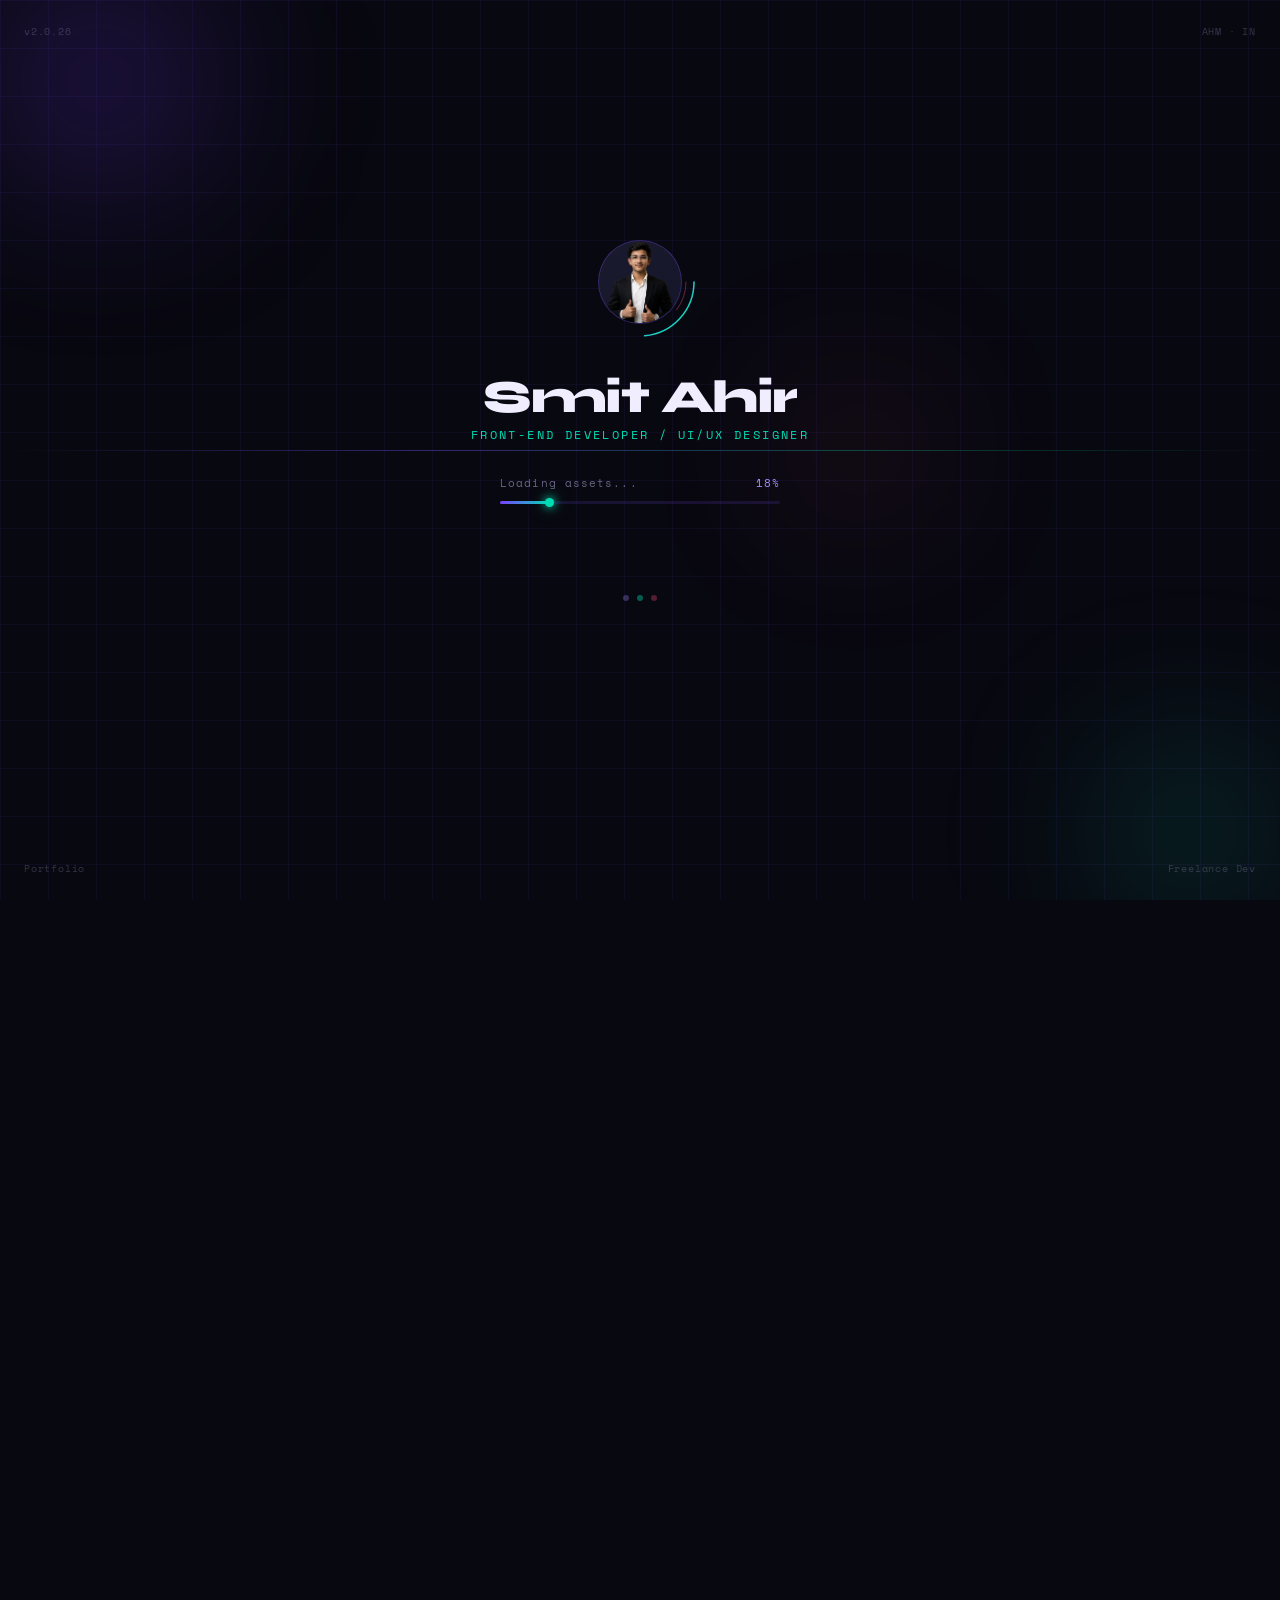
<file: index.html>
<!DOCTYPE html>
<html lang="en">

<head>
    <meta charset="UTF-8" />
    <meta name="viewport" content="width=device-width, initial-scale=1.0" />
    <title>Smit Ahir — Frontend Developer</title>
    <link rel="preconnect" href="https://fonts.googleapis.com" />
    <link
        href="https://fonts.googleapis.com/css2?family=Syne:wght@400;700;800&family=Space+Mono:wght@400;700&display=swap"
        rel="stylesheet" />
    <link rel="stylesheet" href="style.css">

    <!-- Favicon -->
    <link rel="icon" type="image/svg+xml" href="/favicon.svg" />
    <link rel="apple-touch-icon" href="/favicon.svg" />
    <meta name="theme-color" content="#0d0d1f" />
</head>

<body>

    <!-- ════════════════════════════════════════ LOADER ══ -->
    <div id="loader">
        <div class="ld-grid"></div>
        <div class="ld-scan"></div>
        <div class="ld-orb ld-orb-1"></div>
        <div class="ld-orb ld-orb-2"></div>
        <div class="ld-orb ld-orb-3"></div>
        <span class="ld-corner tl">v2.0.26</span>
        <span class="ld-corner tr">AHM · IN</span>
        <span class="ld-corner bl">Portfolio</span>
        <span class="ld-corner br">Freelance Dev</span>

        <div class="ld-center">
            <div class="ld-ring">
                <svg class="spin1" viewBox="0 0 120 120">
                    <defs>
                        <linearGradient id="lg1" x1="0%" y1="0%" x2="100%" y2="100%">
                            <stop offset="0%" stop-color="#a78bff" />
                            <stop offset="100%" stop-color="#00ddb4" />
                        </linearGradient>
                    </defs>
                    <circle cx="60" cy="60" r="54" fill="none" stroke="url(#lg1)" stroke-width="1.5"
                        stroke-dasharray="80 260" stroke-linecap="round" />
                </svg>
                <svg class="spin2" viewBox="0 0 120 120">
                    <circle cx="60" cy="60" r="46" fill="none" stroke="rgba(255,80,120,0.4)" stroke-width="1"
                        stroke-dasharray="30 260" stroke-linecap="round" />
                </svg>
                <div class="ld-ring-inner">
                    <span class="ld-monogram"><img src="hero.png" alt=""></span>
                </div>
            </div>

            <div class="ld-name">
                <h1>Smit Ahir</h1>
                <p>Front-end Developer / UI/UX Designer</p>
            </div>

            <div class="ld-progress">
                <div class="ld-progress-meta">
                    <span id="ld-status">Initializing...</span>
                    <span id="ld-pct">0%</span>
                </div>
                <div class="ld-track">
                    <div id="ld-fill"></div>
                </div>
            </div>

            <div class="ld-chips">
                <span class="ld-chip">HTML/CSS</span>
                <span class="ld-chip">UI/UX</span>
                <span class="ld-chip">Design</span>
            </div>

            <div class="ld-dots" id="ld-dots">
                <div class="ld-dot"></div>
                <div class="ld-dot"></div>
                <div class="ld-dot"></div>
            </div>

            <button class="ld-btn" id="ld-btn">Enter Portfolio ↗</button>
        </div>
    </div>

    <!-- ════════════════════════════════════════ SITE ══ -->
    <div id="site">

        <div class="ambient">
            <div class="ambient-orb amb-1"></div>
            <div class="ambient-orb amb-2"></div>
        </div>

        <!-- NAV -->
        <nav>
            <span onclick="window.location.href='#home';" style="cursor: pointer;" class="nav-logo">SA</span>
            <div class="nav-links">
                <a class="active" href="#home">Home</a>
                <a href="#about">About</a>
                <a href="#services">Services</a>
                <a href="#portfolio">Portfolio</a>
                <a href="#pricing">Pricing</a>
                <a href="#contact">Contact</a>
            </div>
            <a href="#contact" class="nav-cta">Hire Me</a>
        </nav>

        <!-- HERO -->
        <section id="home">
            <div class="site-grid"></div>
            <div class="hero-inner">
                <div class="hero-content">
                    <div class="hero-badge">
                        <div class="hero-badge-dot"></div>
                        Available for freelance
                    </div>
                    <h1 class="hero-title">
                        Hello, I'm<br>
                        <span class="grad">Smit Ahir</span>
                    </h1>
                    <p class="hero-sub">
                        Passionate Front-end Developer from India, specialising in modern responsive websites and
                        user-friendly interfaces.
                    </p>
                    <div class="hero-btns">
                        <a href="#portfolio" class="btn-primary">View My Work</a>
                        <a href="#contact" class="btn-ghost">Get In Touch</a>
                    </div>
                </div>
                <div class="hero-img-wrap">
                    <div class="hero-ring-outer"></div>
                    <div class="hero-ring-inner"></div>
                    <div class="hero-avatar"><img src="hero.png" alt=""></div>
                    <div class="hero-stat s1">
                        <p>Projects</p><strong>50+</strong>
                    </div>

                </div>
            </div>
        </section>

        <!-- ABOUT -->
        <section id="about">
            <div class="max-w">
                <p class="section-label">About</p>
                <div class="about-grid">
                    <div class="about-text">
                        <h3>Why Hire Me?</h3>
                        <p>I am an experienced Front-end Developer with over a decade of professional experience. I
                            specialise in building pixel-perfect, performant websites that deliver real results for
                            clients across India and beyond.</p>
                        <p>From UI/UX design to clean production code — I handle the full frontend lifecycle.</p>
                        <div class="about-tags">
                            <span class="tag">React</span>
                            <span class="tag">HTML/CSS</span>
                            <span class="tag">JavaScript</span>
                            <span class="tag">UI/UX</span>
                            <span class="tag">Figma</span>
                            <span class="tag">SEO</span>
                            <span class="tag">Video Editing</span>
                            <span class="tag">Poster Design</span>
                        </div>
                    </div>
                    <div class="about-skills">
                        <div class="skill-bar-wrap">
                            <div class="skill-bar-meta"><span>UI/UX Design</span><strong>90%</strong></div>
                            <div class="skill-track">
                                <div class="skill-fill" data-width="90"></div>
                            </div>
                        </div>
                        <div class="skill-bar-wrap">
                            <div class="skill-bar-meta"><span>Web Design</span><strong>95%</strong></div>
                            <div class="skill-track">
                                <div class="skill-fill" data-width="95"></div>
                            </div>
                        </div>
                        <div class="skill-bar-wrap">
                            <div class="skill-bar-meta"><span>HTML / CSS</span><strong>87%</strong></div>
                            <div class="skill-track">
                                <div class="skill-fill" data-width="87"></div>
                            </div>
                        </div>
                        <div class="skill-bar-wrap">
                            <div class="skill-bar-meta"><span>Video Editing</span><strong>80%</strong></div>
                            <div class="skill-track">
                                <div class="skill-fill" data-width="80"></div>
                            </div>
                        </div>
                        <div class="skill-bar-wrap">
                            <div class="skill-bar-meta"><span>Poster Designing</span><strong>86%</strong></div>
                            <div class="skill-track">
                                <div class="skill-fill" data-width="86"></div>
                            </div>
                        </div>
                        <div class="skill-bar-wrap">
                            <div class="skill-bar-meta"><span>Animation</span><strong>78%</strong></div>
                            <div class="skill-track">
                                <div class="skill-fill" data-width="78"></div>
                            </div>
                        </div>
                    </div>
                </div>
            </div>
        </section>

        <!-- SERVICES -->
        <section id="services">
            <div class="max-w">
                <p class="section-label">Services</p>
                <h2 class="section-title">Services I Provide</h2>
                <p class="section-sub">From concept to code — everything you need to build a powerful online presence.
                </p>
                <div class="services-grid">
                    <div class="service-card">
                        <div class="service-icon">📱</div>
                        <h4>Responsive Design</h4>
                        <p>Websites that adapt seamlessly to every screen size, delivering smooth layouts and consistent
                            UX across all devices.</p>
                    </div>
                    <div class="service-card">
                        <div class="service-icon">🎨</div>
                        <h4>Web Design</h4>
                        <p>Visually stunning, user-friendly websites with clean layouts, thoughtful colour palettes and
                            intuitive navigation.</p>
                    </div>
                    <div class="service-card">
                        <div class="service-icon">✏️</div>
                        <h4>Graphic Design</h4>
                        <p>Eye-catching graphics using creative layouts, typography and colour to build strong,
                            memorable brand identities.</p>
                    </div>
                    <div class="service-card">
                        <div class="service-icon">⚡</div>
                        <h4>Clean Code</h4>
                        <p>Well-structured, maintainable code that is easy to scale, ensuring top-tier performance and
                            smooth development.</p>
                    </div>
                    <div class="service-card">
                        <div class="service-icon">🔍</div>
                        <h4>SEO Marketing</h4>
                        <p>Strategic SEO to improve visibility, boost organic traffic and connect your business with the
                            right audience.</p>
                    </div>
                    <div class="service-card">
                        <div class="service-icon">🛠️</div>
                        <h4>Great Support</h4>
                        <p>Reliable, responsive support — quick assistance, clear communication and effective solutions
                            every time.</p>
                    </div>
                </div>
            </div>
        </section>

        <!-- PORTFOLIO -->
        <section id="portfolio">
            <div class="max-w">
                <p class="section-label">Portfolio</p>
                <h2 class="section-title">Latest Work</h2>
                <p class="section-sub">A selection of recent projects spanning web design, poster design and
                    photography.</p>
                <div class="portfolio-grid">
                    <div class="portfolio-card">
                        <div class="portfolio-img">🖼️</div>
                        <div class="portfolio-body">
                            <h4>Brand Identity Poster</h4>
                            <p>Creative visual design for brand communication</p>
                            <span class="portfolio-chip">Poster Design</span>
                        </div>
                    </div>
                    <div class="portfolio-card">
                        <div class="portfolio-img">🌐</div>
                        <div class="portfolio-body">
                            <h4>Modern Web App UI</h4>
                            <p>Responsive interface with clean layout system</p>
                            <span class="portfolio-chip">Web Design</span>
                        </div>
                    </div>
                    <div class="portfolio-card">
                        <div class="portfolio-img">📸</div>
                        <div class="portfolio-body">
                            <h4>Photography Series</h4>
                            <p>Curated photo collection with editorial finish</p>
                            <span class="portfolio-chip">Photography</span>
                        </div>
                    </div>
                    <div class="portfolio-card">
                        <div class="portfolio-img">🎯</div>
                        <div class="portfolio-body">
                            <h4>Marketing Campaign</h4>
                            <p>Multi-format design assets for digital campaign</p>
                            <span class="portfolio-chip">Poster Design</span>
                        </div>
                    </div>
                    <div class="portfolio-card">
                        <div class="portfolio-img">💻</div>
                        <div class="portfolio-body">
                            <h4>Portfolio Website</h4>
                            <p>Animated personal portfolio with custom interactions</p>
                            <span class="portfolio-chip">Web Design</span>
                        </div>
                    </div>
                    <div class="portfolio-card">
                        <div class="portfolio-img">🏙️</div>
                        <div class="portfolio-body">
                            <h4>Urban Photography</h4>
                            <p>Street and architectural photography, Ahmedabad</p>
                            <span class="portfolio-chip">Photography</span>
                        </div>
                    </div>
                </div>
            </div>

            <!-- See More Button -->
                <div style="text-align:center; margin-top: 48px;">
                    <a href="/work/portfolio.html" class="btn-see-more">
                        <span>See Detailed Projects ↗</span>
                    </a>
                </div>
        </section>

        <!-- PRICING -->
        <section id="pricing">
            <div class="max-w">
                <p class="section-label">Pricing</p>
                <h2 class="section-title">Pricing Plans</h2>
                <p class="section-sub">Flexible monthly plans to fit every budget and project scope.</p>


                <div class="pricing-grid">
                    <div class="pricing-card">
                        <p class="pricing-plan">Basic Lite</p>
                        <div class="pricing-price">
                            <span class="currency">₹</span>
                            <span class="amount">1,499</span>
                            <span class="period">/monthly</span>
                        </div>
                        <ul class="pricing-features">
                            <li>2 Poster Designs</li>
                            <li>1 Simple Reel (15–20 sec)</li>
                            <li>Basic edits + text</li>
                            <li>1 Revision</li>
                        </ul>
                        <button class="pricing-btn outline">Get Started</button>
                    </div>
                    <div class="pricing-card featured">
                        <span class="featured-badge">Best Value</span>
                        <p class="pricing-plan">Starter</p>
                        <div class="pricing-price">
                            <span class="currency">₹</span>
                            <span class="amount">2,999</span>
                            <span class="period">/monthly</span>
                        </div>
                        <ul class="pricing-features">
                            <li>4 Poster Designs</li>
                            <li>2 Reels (up to 30 sec)</li>
                            <li>Basic transitions</li>
                            <li>2 Revisions</li>
                        </ul>
                        <button class="pricing-btn filled">Get Started</button>
                    </div>
                    <div class="pricing-card">
                        <p class="pricing-plan">Standard</p>
                        <div class="pricing-price">
                            <span class="currency">₹</span>
                            <span class="amount">4,999</span>
                            <span class="period">/monthly</span>
                        </div>
                        <ul class="pricing-features">
                            <li>6 Poster Designs</li>
                            <li>3 Reels (up to 30 sec)</li>
                            <li>Trend-based editing</li>
                            <li>Brand colors / fonts</li>
                            <li>3 Revisions</li>
                        </ul>
                        <button class="pricing-btn outline">Get Started</button>
                    </div>
                </div>

                <!-- See More Button -->
                <div style="text-align:center; margin-top: 48px;">
                    <a href="/price/price.html" class="btn-see-more">
                        <span>See More Plans ↗</span>
                    </a>
                </div>

            </div>
        </section>

        <!-- CONTACT -->
        <section id="contact">
            <div class="max-w">
                <p class="section-label">Contact</p>
                <div class="contact-grid">
                    <div class="contact-info">
                        <h3>Get In Touch</h3>
                        <p>Have a project in mind? Let's build something amazing together. Reach out and I'll get back
                            to you shortly.</p>
                        <div class="contact-item">
                            <div class="contact-icon">📞</div>
                            <div><span>Phone</span><strong>+91 99092 05026</strong></div>
                        </div>
                        <div class="contact-item">
                            <div class="contact-icon">✉️</div>
                            <div><span>Email</span><strong>codinggyan441@gmail.com</strong></div>
                        </div>
                        <div class="contact-item">
                            <div class="contact-icon">📍</div>
                            <div><span>Address</span><strong>Nikol, Ahmedabad, Gujarat, India</strong></div>
                        </div>
                    </div>
                    <div class="contact-form">
                        <div class="form-group">
                            <label>Your Name</label>
                            <input type="text" placeholder="John Doe" />
                        </div>
                        <div class="form-group">
                            <label>Email Address</label>
                            <input type="email" placeholder="john@example.com" />
                        </div>
                        <div class="form-group">
                            <label>Message</label>
                            <textarea placeholder="Tell me about your project..."></textarea>
                        </div>
                        <button class="btn-primary"
                            style="align-self:flex-start;padding:14px 36px;border:none;cursor:pointer;">Send
                            Message</button>
                    </div>
                </div>
            </div>
        </section>

        <!-- FOOTER -->
        <footer>
            <span class="footer-logo">Smit Ahir</span>
            <p>© 2026 by codinggyan441 · Ahmedabad, India</p>
            <p style="color:var(--teal);">Frontend Developer · UI/UX · Design</p>
        </footer>

    </div><!-- end #site -->

    <!-- ════════════════════════════════════════ JS ══ -->
    <script src="script.js"></script>
</body>

</html>
</file>
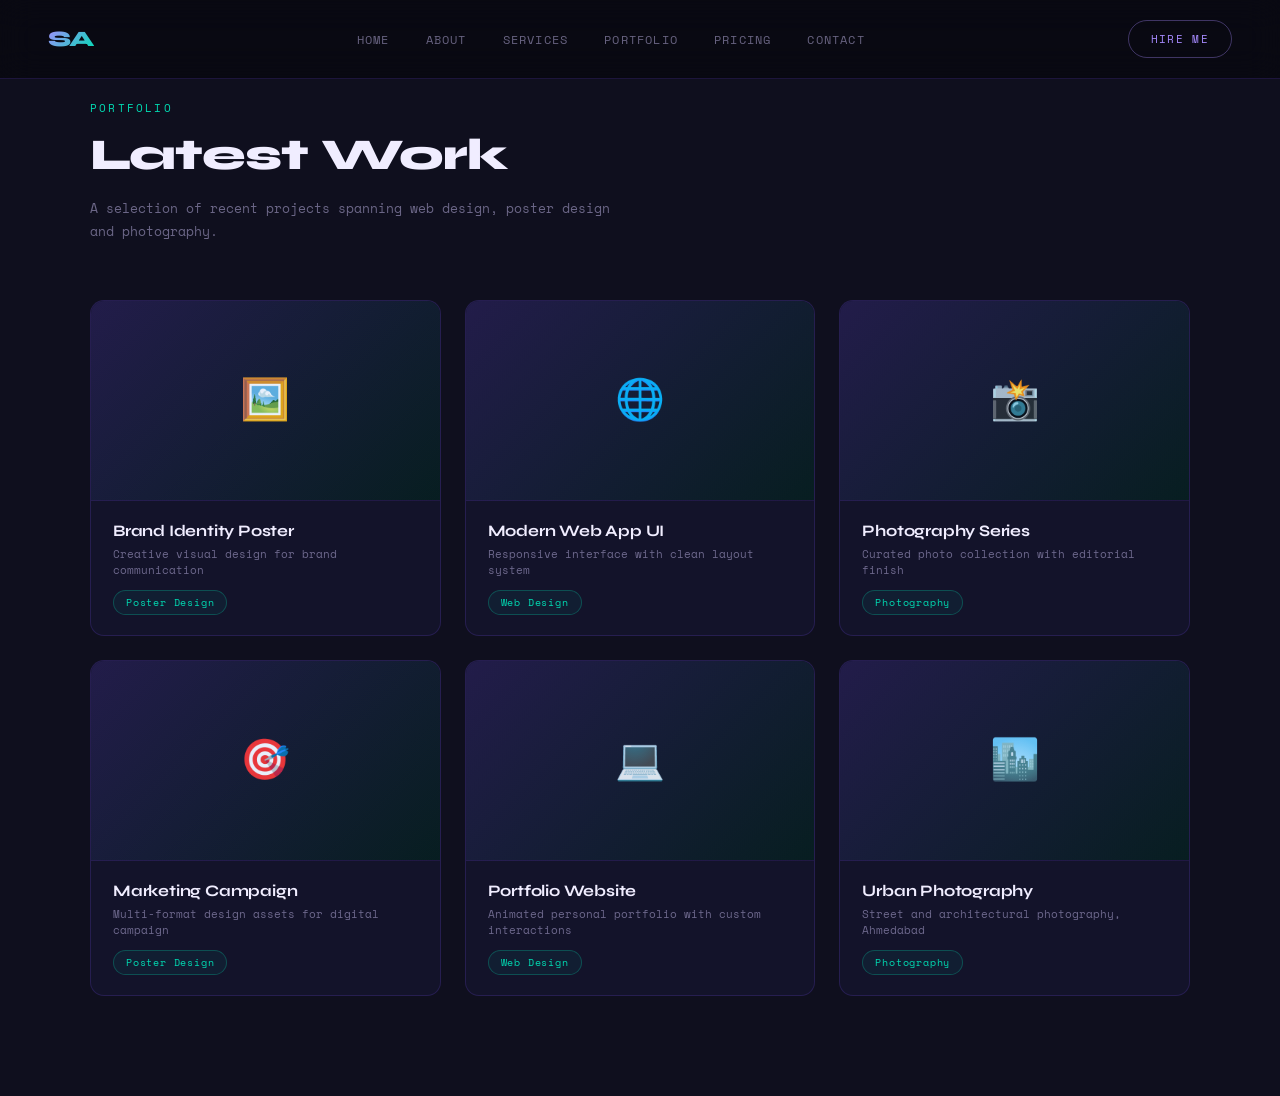
<file: portfolio/portfolio.html>
<!DOCTYPE html>
<html lang="en">
<head>
    <meta charset="UTF-8" />
    <meta name="viewport" content="width=device-width, initial-scale=1.0" />
    <title>Smit Ahir — Frontend Developer</title>
    <link rel="preconnect" href="https://fonts.googleapis.com" />
    <link
        href="https://fonts.googleapis.com/css2?family=Syne:wght@400;700;800&family=Space+Mono:wght@400;700&display=swap"
        rel="stylesheet" />
    <link rel="stylesheet" href="../style.css">

    <!-- Favicon -->
    <link rel="icon" type="image/svg+xml" href="/favicon.svg" />
    <link rel="apple-touch-icon" href="/favicon.svg" />
    <meta name="theme-color" content="#0d0d1f" />
</head>
<body>
    <nav>
        <span onclick="window.location.href='../index.html#home';" style="cursor: pointer;" class="nav-logo">SA</span>
        <div class="nav-links">
            <a href="../index.html#home">Home</a>
            <a href="../index.html#about">About</a>
            <a href="../index.html#services">Services</a>
            <a href="../index.html#portfolio">Portfolio</a>
            <a href="../index.html#pricing">Pricing</a>
            <a href="../index.html#contact">Contact</a>
        </div>
        <a href="#contact" class="nav-cta">Hire Me</a>
    </nav>



    <section id="portfolio">
            <div class="max-w">
                <p class="section-label">Portfolio</p>
                <h2 class="section-title">Latest Work</h2>
                <p class="section-sub">A selection of recent projects spanning web design, poster design and
                    photography.</p>
                <div class="portfolio-grid">
                    <div class="portfolio-card">
                        <div class="portfolio-img">🖼️</div>
                        <div class="portfolio-body">
                            <h4>Brand Identity Poster</h4>
                            <p>Creative visual design for brand communication</p>
                            <span class="portfolio-chip">Poster Design</span>
                        </div>
                    </div>
                    <div class="portfolio-card">
                        <div class="portfolio-img">🌐</div>
                        <div class="portfolio-body">
                            <h4>Modern Web App UI</h4>
                            <p>Responsive interface with clean layout system</p>
                            <span class="portfolio-chip">Web Design</span>
                        </div>
                    </div>
                    <div class="portfolio-card">
                        <div class="portfolio-img">📸</div>
                        <div class="portfolio-body">
                            <h4>Photography Series</h4>
                            <p>Curated photo collection with editorial finish</p>
                            <span class="portfolio-chip">Photography</span>
                        </div>
                    </div>
                    <div class="portfolio-card">
                        <div class="portfolio-img">🎯</div>
                        <div class="portfolio-body">
                            <h4>Marketing Campaign</h4>
                            <p>Multi-format design assets for digital campaign</p>
                            <span class="portfolio-chip">Poster Design</span>
                        </div>
                    </div>
                    <div class="portfolio-card">
                        <div class="portfolio-img">💻</div>
                        <div class="portfolio-body">
                            <h4>Portfolio Website</h4>
                            <p>Animated personal portfolio with custom interactions</p>
                            <span class="portfolio-chip">Web Design</span>
                        </div>
                    </div>
                    <div class="portfolio-card">
                        <div class="portfolio-img">🏙️</div>
                        <div class="portfolio-body">
                            <h4>Urban Photography</h4>
                            <p>Street and architectural photography, Ahmedabad</p>
                            <span class="portfolio-chip">Photography</span>
                        </div>
                    </div>
                </div>
            </div>
        </section>


        <script src="../script.js"></script>
</body>
</html>
</file>
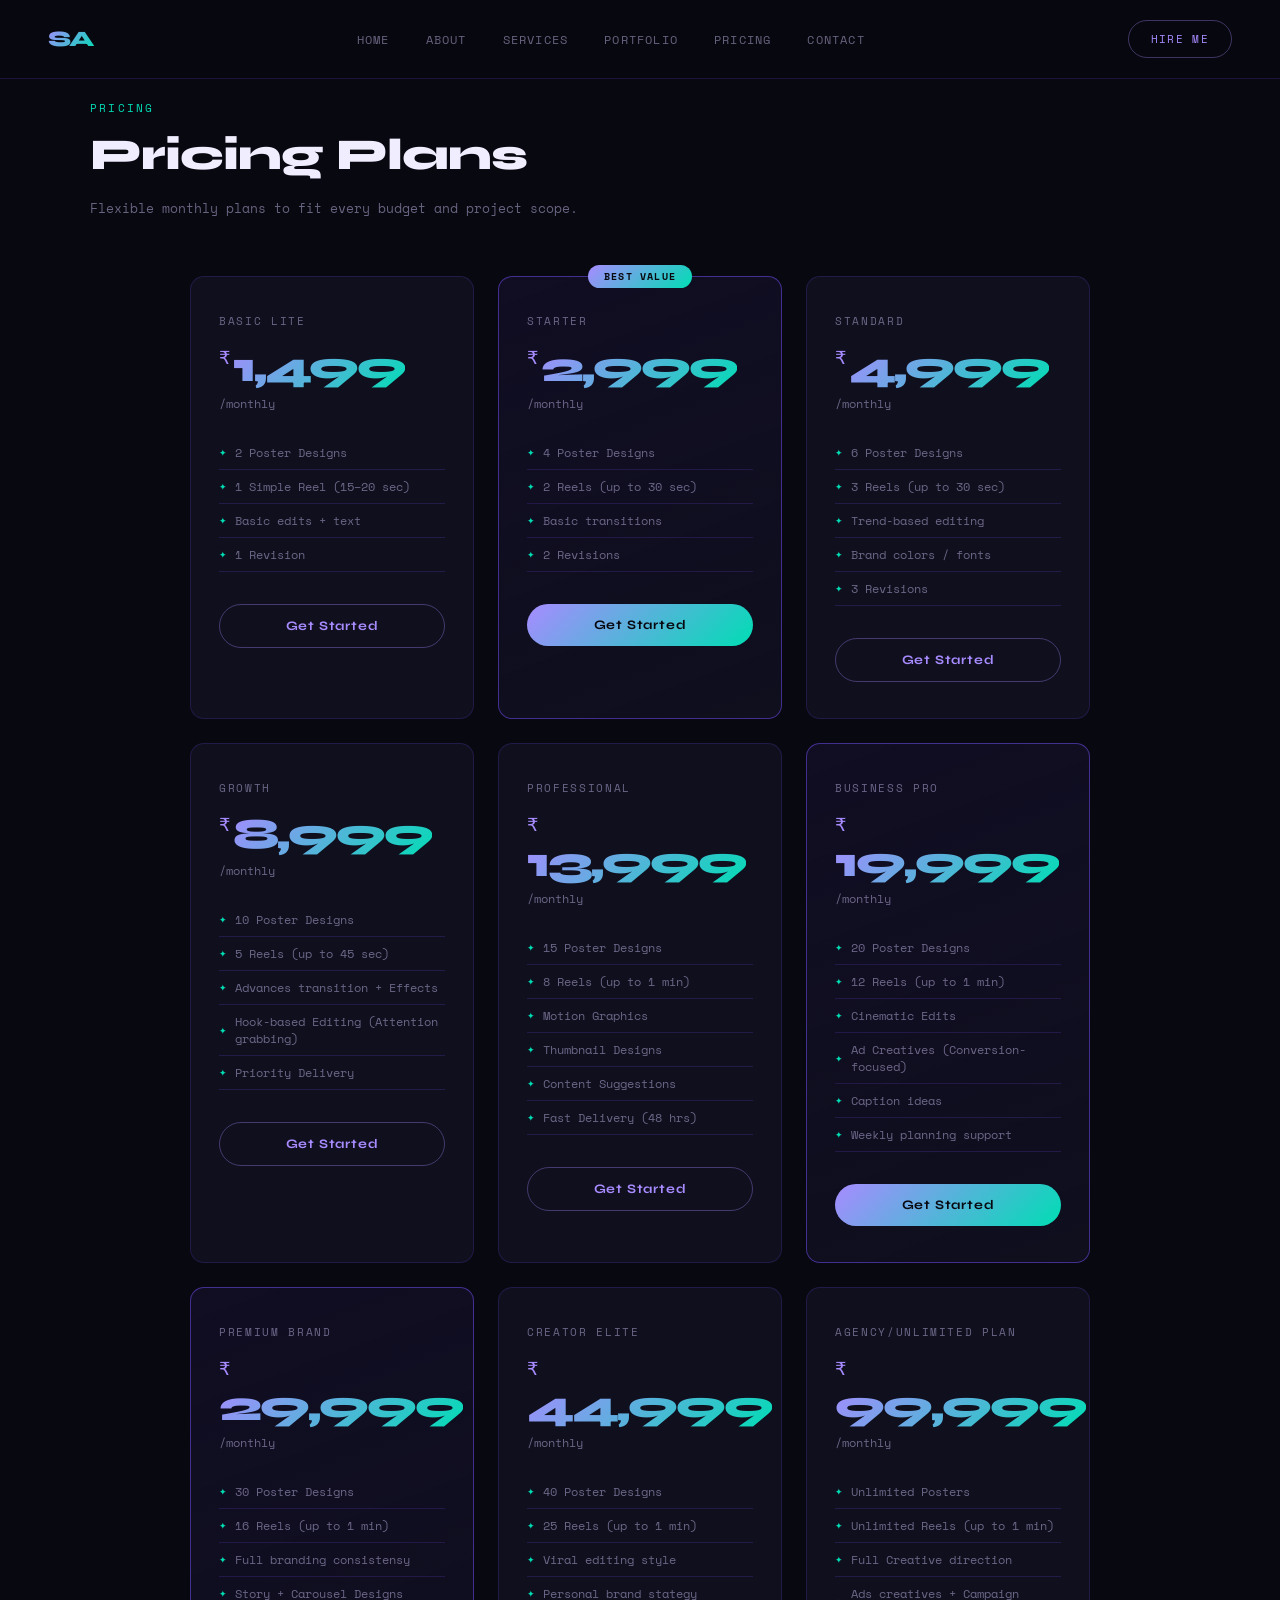
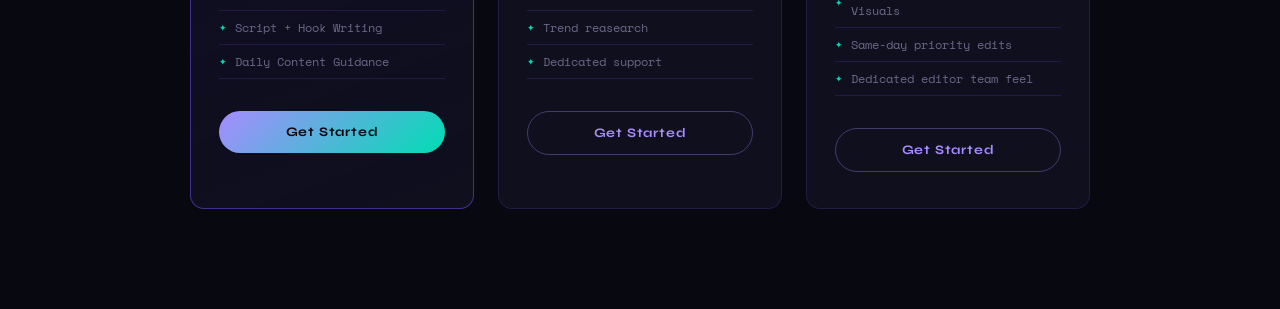
<file: price/price.html>
<!DOCTYPE html>
<html lang="en">

<head>
    <meta charset="UTF-8" />
    <meta name="viewport" content="width=device-width, initial-scale=1.0" />
    <title>Smit Ahir — Frontend Developer</title>
    <link rel="preconnect" href="https://fonts.googleapis.com" />
    <link
        href="https://fonts.googleapis.com/css2?family=Syne:wght@400;700;800&family=Space+Mono:wght@400;700&display=swap"
        rel="stylesheet" />
    <link rel="stylesheet" href="../style.css">

    <!-- Favicon -->
    <link rel="icon" type="image/svg+xml" href="/favicon.svg" />
    <link rel="apple-touch-icon" href="/favicon.svg" />
    <meta name="theme-color" content="#0d0d1f" />
</head>

<body>
    <nav>
        <span onclick="window.location.href='../index.html#home';" style="cursor: pointer;" class="nav-logo">SA</span>
        <div class="nav-links">
            <a href="../index.html#home">Home</a>
            <a href="../index.html#about">About</a>
            <a href="../index.html#services">Services</a>
            <a href="../index.html#portfolio">Portfolio</a>
            <a href="../index.html#pricing">Pricing</a>
            <a href="../index.html#contact">Contact</a>
        </div>
        <a href="#contact" class="nav-cta">Hire Me</a>
    </nav>


    <section id="pricing">
        <div class="max-w">
            <p class="section-label">Pricing</p>
            <h2 class="section-title">Pricing Plans</h2>
            <p class="section-sub">Flexible monthly plans to fit every budget and project scope.</p>


            <div class="pricing-grid">
                <div class="pricing-card">
                    <p class="pricing-plan">Basic Lite</p>
                    <div class="pricing-price">
                        <span class="currency">₹</span>
                        <span class="amount">1,499</span>
                        <span class="period">/monthly</span>
                    </div>
                    <ul class="pricing-features">
                        <li>2 Poster Designs</li>
                        <li>1 Simple Reel (15–20 sec)</li>
                        <li>Basic edits + text</li>
                        <li>1 Revision</li>
                    </ul>
                    <button class="pricing-btn outline">Get Started</button>
                </div>

                <div class="pricing-card featured">
                    <span class="featured-badge">Best Value</span>
                    <p class="pricing-plan">Starter</p>
                    <div class="pricing-price">
                        <span class="currency">₹</span>
                        <span class="amount">2,999</span>
                        <span class="period">/monthly</span>
                    </div>
                    <ul class="pricing-features">
                        <li>4 Poster Designs</li>
                        <li>2 Reels (up to 30 sec)</li>
                        <li>Basic transitions</li>
                        <li>2 Revisions</li>
                    </ul>
                    <button class="pricing-btn filled">Get Started</button>
                </div>

                <div class="pricing-card">
                    <p class="pricing-plan">Standard</p>
                    <div class="pricing-price">
                        <span class="currency">₹</span>
                        <span class="amount">4,999</span>
                        <span class="period">/monthly</span>
                    </div>
                    <ul class="pricing-features">
                        <li>6 Poster Designs</li>
                        <li>3 Reels (up to 30 sec)</li>
                        <li>Trend-based editing</li>
                        <li>Brand colors / fonts</li>
                        <li>3 Revisions</li>
                    </ul>
                    <button class="pricing-btn outline">Get Started</button>
                </div>

                <div class="pricing-card">
                    <p class="pricing-plan">Growth</p>
                    <div class="pricing-price">
                        <span class="currency">₹</span>
                        <span class="amount">8,999</span>
                        <span class="period">/monthly</span>
                    </div>
                    <ul class="pricing-features">
                        <li>10 Poster Designs</li>
                        <li>5 Reels (up to 45 sec)</li>
                        <li>Advances transition + Effects</li>
                        <li>Hook-based Editing (Attention grabbing)</li>
                        <li>Priority Delivery</li>
                    </ul>
                    <button class="pricing-btn outline">Get Started</button>
                </div>

                <div class="pricing-card">
                    <p class="pricing-plan">Professional</p>
                    <div class="pricing-price">
                        <span class="currency">₹</span>
                        <span class="amount">13,999</span>
                        <span class="period">/monthly</span>
                    </div>
                    <ul class="pricing-features">
                        <li>15 Poster Designs</li>
                        <li>8 Reels (up to 1 min)</li>
                        <li>Motion Graphics</li>
                        <li>Thumbnail Designs</li>
                        <li>Content Suggestions</li>
                        <li>Fast Delivery (48 hrs)</li>
                    </ul>
                    <button class="pricing-btn outline">Get Started</button>
                </div>

                <div class="pricing-card featured">
                    <p class="pricing-plan">Business Pro</p>
                    <div class="pricing-price">
                        <span class="currency">₹</span>
                        <span class="amount">19,999</span>
                        <span class="period">/monthly</span>
                    </div>
                    <ul class="pricing-features">
                        <li>20 Poster Designs</li>
                        <li>12 Reels (up to 1 min)</li>
                        <li>Cinematic Edits</li>
                        <li>Ad Creatives (Conversion-focused)</li>
                        <li>Caption ideas</li>
                        <li>Weekly planning support</li>
                    </ul>
                    <button class="pricing-btn filled">Get Started</button>
                </div>

                <div class="pricing-card featured">
                    <p class="pricing-plan">Premium Brand</p>
                    <div class="pricing-price">
                        <span class="currency">₹</span>
                        <span class="amount">29,999</span>
                        <span class="period">/monthly</span>
                    </div>
                    <ul class="pricing-features">
                        <li>30 Poster Designs</li>
                        <li>16 Reels (up to 1 min)</li>
                        <li>Full branding consistensy</li>
                        <li>Story + Carousel Designs</li>
                        <li>Script + Hook Writing</li>
                        <li>Daily Content Guidance</li>
                    </ul>
                    <button class="pricing-btn filled">Get Started</button>
                </div>

                <div class="pricing-card">
                    <p class="pricing-plan">Creator Elite</p>
                    <div class="pricing-price">
                        <span class="currency">₹</span>
                        <span class="amount">44,999</span>
                        <span class="period">/monthly</span>
                    </div>
                    <ul class="pricing-features">
                        <li>40 Poster Designs</li>
                        <li>25 Reels (up to 1 min)</li>
                        <li>Viral editing style</li>
                        <li>Personal brand stategy</li>
                        <li>Trend reasearch</li>
                        <li>Dedicated support</li>
                    </ul>
                    <button class="pricing-btn outline">Get Started</button>
                </div>

                <div class="pricing-card">
                    <p class="pricing-plan">Agency/Unlimited Plan</p>
                    <div class="pricing-price">
                        <span class="currency">₹</span>
                        <span class="amount">99,999</span>
                        <span class="period">/monthly</span>
                    </div>
                    <ul class="pricing-features">
                        <li>Unlimited Posters</li>
                        <li>Unlimited Reels (up to 1 min)</li>
                        <li>Full Creative direction</li>
                        <li>Ads creatives + Campaign Visuals</li>
                        <li>Same-day priority edits</li>
                        <li>Dedicated editor team feel</li>
                    </ul>
                    <button class="pricing-btn outline">Get Started</button>
                </div>

            </div>



        </div>
    </section>



    <script src="../script.js"></script>
</body>

</html>
</file>
<file: style.css>
/* ─── RESET & BASE ─────────────────────────────────────────── */
*,
*::before,
*::after {
    margin: 0;
    padding: 0;
    box-sizing: border-box;
}

:root {
    --bg: #080810;
    --bg2: #0f0f1e;
    --bg3: #13132a;
    --purple: #a78bff;
    --teal: #00ddb4;
    --pink: #ff5080;
    --text: #f0edff;
    --muted: rgba(200, 190, 240, 0.5);
    --border: rgba(120, 80, 255, 0.18);
    --radius: 14px;
    --radius-sm: 8px;
}

html {
    scroll-behavior: smooth;
}

body {
    font-family: 'Syne', sans-serif;
    background: var(--bg);
    color: var(--text);
    overflow-x: hidden;
}

a {
    text-decoration: none;
    color: inherit;
}

/* ─── LOADER ───────────────────────────────────────────────── */
#loader {
    position: fixed;
    inset: 0;
    background: var(--bg);
    z-index: 9999;
    display: flex;
    flex-direction: column;
    align-items: center;
    justify-content: center;
    overflow: hidden;
    transition: opacity 0.8s ease, visibility 0.8s ease;
}

#loader.hidden {
    opacity: 0;
    visibility: hidden;
    pointer-events: none;
}

.ld-grid {
    position: absolute;
    inset: 0;
    background-image:
        linear-gradient(rgba(120, 80, 255, 0.07) 1px, transparent 1px),
        linear-gradient(90deg, rgba(120, 80, 255, 0.07) 1px, transparent 1px);
    background-size: 48px 48px;
    animation: gridPulse 4s ease-in-out infinite;
}

@keyframes gridPulse {

    0%,
    100% {
        opacity: .5
    }

    50% {
        opacity: 1
    }
}

.ld-scan {
    position: absolute;
    left: 0;
    right: 0;
    height: 1px;
    background: linear-gradient(90deg, transparent, rgba(120, 80, 255, .4), rgba(0, 221, 180, .3), transparent);
    animation: scan 4s linear infinite;
}

@keyframes scan {
    from {
        top: 0;
        opacity: .8
    }

    to {
        top: 100%;
        opacity: .2
    }
}

.ld-orb {
    position: absolute;
    border-radius: 50%;
    filter: blur(80px);
    animation: orbFloat 6s ease-in-out infinite;
}

.ld-orb-1 {
    width: 320px;
    height: 320px;
    background: radial-gradient(circle, rgba(120, 60, 255, .35), transparent 70%);
    top: -80px;
    left: -60px;
}

.ld-orb-2 {
    width: 260px;
    height: 260px;
    background: radial-gradient(circle, rgba(0, 220, 180, .25), transparent 70%);
    bottom: -60px;
    right: -40px;
    animation-delay: -3s;
}

.ld-orb-3 {
    width: 180px;
    height: 180px;
    background: radial-gradient(circle, rgba(255, 80, 120, .2), transparent 70%);
    top: 40%;
    left: 60%;
    animation-delay: -1.5s;
}

@keyframes orbFloat {

    0%,
    100% {
        transform: translateY(0) scale(1)
    }

    50% {
        transform: translateY(-30px) scale(1.08)
    }
}

.ld-corner {
    position: absolute;
    font-family: 'Space Mono', monospace;
    font-size: 10px;
    color: rgba(160, 150, 200, .3);
    letter-spacing: .08em;
}

.ld-corner.tl {
    top: 24px;
    left: 24px
}

.ld-corner.tr {
    top: 24px;
    right: 24px
}

.ld-corner.bl {
    bottom: 24px;
    left: 24px
}

.ld-corner.br {
    bottom: 24px;
    right: 24px
}

.ld-center {
    position: relative;
    z-index: 10;
    display: flex;
    flex-direction: column;
    align-items: center;
    gap: 32px;
}

.ld-ring {
    position: relative;
    width: 120px;
    height: 120px;
}

.ld-ring svg {
    position: absolute;
    inset: 0;
    width: 100%;
    height: 100%;
}

.ld-ring .spin1 {
    animation: spinR 2.5s linear infinite;
}

.ld-ring .spin2 {
    animation: spinR 4s linear infinite reverse;
}

@keyframes spinR {
    to {
        transform: rotate(360deg)
    }
}

.ld-ring-inner {
    position: absolute;
    inset: 18px;
    background: linear-gradient(135deg, #1a1a2e, #16162a);
    border-radius: 50%;
    display: flex;
    align-items: center;
    justify-content: center;
    border: 1px solid rgba(120, 80, 255, .3);
    overflow: hidden;
}

.ld-monogram {
    font-weight: 800;
    font-size: 26px;
    letter-spacing: -1px;
    background: linear-gradient(135deg, var(--purple), var(--teal));
    -webkit-background-clip: text;
    -webkit-text-fill-color: transparent;
    background-clip: text;
}

.ld-monogram img {
    padding-top: 20px;
    width: 70px;
    height: auto;
}

.ld-name {
    text-align: center;
}

.ld-name h1 {
    font-weight: 800;
    font-size: clamp(32px, 6vw, 46px);
    letter-spacing: -1.5px;
    line-height: 1;
    animation: fadeUp .8s cubic-bezier(.22, 1, .36, 1) .2s both;
}

.ld-name p {
    font-family: 'Space Mono', monospace;
    font-size: 12px;
    letter-spacing: .2em;
    color: var(--teal);
    text-transform: uppercase;
    margin-top: 6px;
    animation: fadeUp .8s cubic-bezier(.22, 1, .36, 1) .4s both;
}

@keyframes fadeUp {
    from {
        opacity: 0;
        transform: translateY(18px)
    }

    to {
        opacity: 1;
        transform: translateY(0)
    }
}

.ld-progress {
    width: 280px;
    animation: fadeUp .8s cubic-bezier(.22, 1, .36, 1) .6s both;
}

.ld-progress-meta {
    display: flex;
    justify-content: space-between;
    margin-bottom: 10px;
}

.ld-progress-meta span {
    font-family: 'Space Mono', monospace;
    font-size: 11px;
    color: var(--muted);
    letter-spacing: .1em;
}

#ld-pct {
    color: var(--purple);
}

.ld-track {
    height: 3px;
    background: rgba(120, 80, 255, .15);
    border-radius: 99px;
    overflow: visible;
    position: relative;
}

#ld-fill {
    height: 100%;
    width: 0%;
    background: linear-gradient(90deg, #7840ff, var(--teal));
    border-radius: 99px;
    position: relative;
    transition: width .04s linear;
}

#ld-fill::after {
    content: '';
    position: absolute;
    right: -4px;
    top: -3px;
    width: 9px;
    height: 9px;
    border-radius: 50%;
    background: var(--teal);
    box-shadow: 0 0 8px var(--teal), 0 0 16px rgba(0, 221, 180, .5);
}

.ld-chips {
    display: flex;
    gap: 10px;
    animation: fadeUp .8s cubic-bezier(.22, 1, .36, 1) .8s both;
}

.ld-chip {
    font-family: 'Space Mono', monospace;
    font-size: 10px;
    letter-spacing: .08em;
    padding: 5px 12px;
    border-radius: 99px;
    border: 1px solid rgba(167, 139, 255, .25);
    background: rgba(120, 80, 255, .08);
    color: #c0b8f0;
    opacity: 0;
    transform: scale(.8);
    transition: opacity .4s ease, transform .4s ease;
}

.ld-chip.on {
    opacity: 1;
    transform: scale(1);
}

.ld-dots {
    display: flex;
    gap: 8px;
    animation: fadeUp .8s cubic-bezier(.22, 1, .36, 1) 1s both;
}

.ld-dot {
    width: 6px;
    height: 6px;
    border-radius: 50%;
    background: rgba(167, 139, 255, .3);
    animation: dotP 1.2s ease-in-out infinite;
}

.ld-dot:nth-child(2) {
    animation-delay: .2s;
    background: rgba(0, 221, 180, .4)
}

.ld-dot:nth-child(3) {
    animation-delay: .4s;
    background: rgba(255, 80, 120, .3)
}

@keyframes dotP {

    0%,
    100% {
        transform: scale(1);
        opacity: .4
    }

    50% {
        transform: scale(1.6);
        opacity: 1
    }
}

.ld-btn {
    padding: 14px 44px;
    font-family: 'Syne', sans-serif;
    font-weight: 700;
    font-size: 14px;
    letter-spacing: .08em;
    color: #080810;
    background: linear-gradient(135deg, var(--purple), var(--teal));
    border: none;
    border-radius: 99px;
    cursor: pointer;
    opacity: 0;
    transform: translateY(12px) scale(.95);
    transition: opacity .5s ease, transform .5s ease, box-shadow .2s;
    pointer-events: none;
}

.ld-btn.on {
    opacity: 1;
    transform: translateY(0) scale(1);
    pointer-events: all;
}

.ld-btn:hover {
    box-shadow: 0 0 24px rgba(167, 139, 255, .5), 0 0 48px rgba(0, 221, 180, .2);
    transform: scale(1.04);
}

/* ─── SITE NAV ─────────────────────────────────────────────── */
#site {
    opacity: 0;
    transition: opacity 1s ease;
}

#site.visible {
    opacity: 1;
}

nav {
    position: fixed;
    top: 0;
    left: 0;
    right: 0;
    z-index: 100;
    display: flex;
    align-items: center;
    justify-content: space-between;
    padding: 20px 48px;
    background: rgba(8, 8, 16, .8);
    backdrop-filter: blur(16px);
    border-bottom: 1px solid var(--border);
}

.nav-logo {
    font-weight: 800;
    font-size: 22px;
    letter-spacing: -1px;
    background: linear-gradient(135deg, var(--purple), var(--teal));
    -webkit-background-clip: text;
    -webkit-text-fill-color: transparent;
    background-clip: text;
}

.nav-links {
    display: flex;
    gap: 36px;
}

.nav-links a{
    font-family: 'Space Mono', monospace;
    font-size: 12px;
    letter-spacing: .1em;
    color: var(--muted);
    text-transform: uppercase;
    transition: color .2s;
    position: relative;
}

.nav-links a::after {
    content: '';
    position: absolute;
    bottom: -4px;
    left: 0;
    right: 0;
    height: 1px;
    background: linear-gradient(90deg, var(--purple), var(--teal));
    transform: scaleX(0);
    transition: transform .3s;
}

.nav-links a:hover {
    color: var(--text);
}

.nav-links a:hover::after {
    transform: scaleX(1);
}

.nav-cta {
    font-family: 'Space Mono', monospace;
    font-size: 11px;
    letter-spacing: .12em;
    text-transform: uppercase;
    padding: 10px 22px;
    border-radius: 99px;
    border: 1px solid rgba(167, 139, 255, .35);
    color: var(--purple);
    transition: background .2s, color .2s;
}

.nav-cta:hover {
    background: var(--purple);
    color: #080810;
}

/* ─── BG AMBIENT ───────────────────────────────────────────── */
.ambient {
    position: fixed;
    inset: 0;
    pointer-events: none;
    z-index: 0;
}

.ambient-orb {
    position: absolute;
    border-radius: 50%;
    filter: blur(100px);
    opacity: .4;
    animation: orbFloat 8s ease-in-out infinite;
}

.amb-1 {
    width: 500px;
    height: 500px;
    background: radial-gradient(circle, rgba(120, 60, 255, .3), transparent 70%);
    top: -150px;
    right: -100px;
}

.amb-2 {
    width: 400px;
    height: 400px;
    background: radial-gradient(circle, rgba(0, 180, 140, .2), transparent 70%);
    bottom: -100px;
    left: -80px;
    animation-delay: -4s;
}

/* ─── HERO ─────────────────────────────────────────────────── */
#home {
    min-height: 100vh;
    display: flex;
    align-items: center;
    padding: 120px 48px 80px;
    position: relative;
    z-index: 1;
}

.site-grid {
    position: absolute;
    inset: 0;
    pointer-events: none;
    background-image:
        linear-gradient(rgba(120, 80, 255, .04) 1px, transparent 1px),
        linear-gradient(90deg, rgba(120, 80, 255, .04) 1px, transparent 1px);
    background-size: 48px 48px;
}

.hero-inner {
    max-width: 1100px;
    margin: 0 auto;
    width: 100%;
    display: grid;
    grid-template-columns: 1fr 1fr;
    gap: 60px;
    align-items: center;
}

.hero-badge {
    display: inline-flex;
    align-items: center;
    gap: 8px;
    font-family: 'Space Mono', monospace;
    font-size: 11px;
    letter-spacing: .15em;
    text-transform: uppercase;
    padding: 7px 16px;
    border-radius: 99px;
    border: 1px solid rgba(0, 221, 180, .3);
    color: var(--teal);
    margin-bottom: 28px;
}

.hero-badge-dot {
    width: 6px;
    height: 6px;
    border-radius: 50%;
    background: var(--teal);
    animation: dotP 1.4s ease-in-out infinite;
}

.hero-title {
    font-weight: 800;
    font-size: clamp(40px, 6vw, 72px);
    letter-spacing: -2px;
    line-height: 1.05;
    margin-bottom: 20px;
}

.hero-title .grad {
    background: linear-gradient(135deg, var(--purple), var(--teal));
    -webkit-background-clip: text;
    -webkit-text-fill-color: transparent;
    background-clip: text;
}

.hero-sub {
    font-family: 'Space Mono', monospace;
    font-size: 14px;
    color: var(--muted);
    line-height: 1.8;
    margin-bottom: 40px;
    max-width: 440px;
}

.hero-btns {
    display: flex;
    gap: 16px;
    flex-wrap: wrap;
}

.btn-primary {
    padding: 14px 32px;
    border-radius: 99px;
    background: linear-gradient(135deg, var(--purple), var(--teal));
    color: #080810;
    font-weight: 700;
    font-size: 14px;
    border: none;
    cursor: pointer;
    letter-spacing: .04em;
    transition: box-shadow .2s, transform .2s;
}

.btn-primary:hover {
    box-shadow: 0 0 28px rgba(167, 139, 255, .45);
    transform: scale(1.03);
}

.btn-ghost {
    padding: 14px 32px;
    border-radius: 99px;
    border: 1px solid rgba(167, 139, 255, .3);
    color: var(--purple);
    font-size: 14px;
    font-weight: 600;
    cursor: pointer;
    letter-spacing: .04em;
    transition: background .2s, color .2s;
}

.btn-ghost:hover {
    background: rgba(167, 139, 255, .1);
}

.hero-img-wrap {
    position: relative;
    display: flex;
    align-items: center;
    justify-content: center;
}

.hero-ring-outer {
    position: absolute;
    width: 360px;
    height: 360px;
    border-radius: 50%;
    border: 1px solid rgba(120, 80, 255, .15);
    animation: spinR 18s linear infinite;
}

.hero-ring-inner {
    position: absolute;
    width: 280px;
    height: 280px;
    border-radius: 50%;
    border: 1px dashed rgba(0, 221, 180, .15);
    animation: spinR 12s linear infinite reverse;
}

.hero-avatar {
    width: 220px;
    height: 220px;
    border-radius: 50%;
    background: linear-gradient(135deg, var(--bg3), var(--bg2));
    border: 2px solid rgba(120, 80, 255, .3);
    display: flex;
    align-items: center;
    justify-content: center;
    font-weight: 800;
    font-size: 60px;
    color: var(--purple);
    position: relative;
    z-index: 2;
    box-shadow: 0 0 60px rgba(120, 80, 255, .2);
    overflow: hidden;
}

.hero-avatar img {
    padding-top: 50px;
    width: 190px;
    height: auto;
}

.hero-stat {
    position: absolute;
    background: var(--bg2);
    border: 1px solid var(--border);
    border-radius: var(--radius-sm);
    padding: 10px 16px;
    z-index: 3;
}

.hero-stat p {
    font-family: 'Space Mono', monospace;
    font-size: 10px;
    color: var(--muted);
    letter-spacing: .08em;
}

.hero-stat strong {
    font-size: 20px;
    font-weight: 800;
    background: linear-gradient(135deg, var(--purple), var(--teal));
    -webkit-background-clip: text;
    -webkit-text-fill-color: transparent;
    background-clip: text;
}

.hero-stat.s1 {
    bottom: 20px;
    left: 0;
}

.hero-stat.s2 {
    top: 40px;
    right: 0;
}

/* ─── SECTION COMMON ───────────────────────────────────────── */
section {
    padding: 100px 48px;
    position: relative;
    z-index: 1;
}

.section-label {
    font-family: 'Space Mono', monospace;
    font-size: 11px;
    letter-spacing: .2em;
    text-transform: uppercase;
    color: var(--teal);
    margin-bottom: 12px;
}

.section-title {
    font-weight: 800;
    font-size: clamp(28px, 4vw, 44px);
    letter-spacing: -1px;
    margin-bottom: 16px;
}

.section-sub {
    font-family: 'Space Mono', monospace;
    font-size: 13px;
    color: var(--muted);
    line-height: 1.8;
    max-width: 520px;
    margin-bottom: 56px;
}

.max-w {
    max-width: 1100px;
    margin: 0 auto;
    width: 100%;
}

/* ─── ABOUT ────────────────────────────────────────────────── */
#about {
    background: var(--bg2);
}

.about-grid {
    display: grid;
    grid-template-columns: 1fr 1fr;
    gap: 80px;
    align-items: center;
}

.skill-bar-wrap {
    margin-bottom: 20px;
}

.skill-bar-meta {
    display: flex;
    justify-content: space-between;
    margin-bottom: 8px;
}

.skill-bar-meta span {
    font-family: 'Space Mono', monospace;
    font-size: 12px;
    color: var(--muted);
}

.skill-bar-meta strong {
    font-size: 12px;
    color: var(--purple);
}

.skill-track {
    height: 4px;
    background: rgba(120, 80, 255, .15);
    border-radius: 99px;
    overflow: hidden;
}

.skill-fill {
    height: 100%;
    border-radius: 99px;
    background: linear-gradient(90deg, var(--purple), var(--teal));
    transition: width 1.4s cubic-bezier(.22, 1, .36, 1);
    width: 0%;
}

.about-text h3 {
    font-weight: 800;
    font-size: clamp(22px, 3vw, 34px);
    letter-spacing: -.8px;
    margin-bottom: 16px;
}

.about-text p {
    font-family: 'Space Mono', monospace;
    font-size: 13px;
    color: var(--muted);
    line-height: 1.9;
    margin-bottom: 24px;
}

.about-tags {
    display: flex;
    flex-wrap: wrap;
    gap: 10px;
    margin-top: 24px;
}

.tag {
    font-family: 'Space Mono', monospace;
    font-size: 10px;
    letter-spacing: .1em;
    padding: 6px 14px;
    border-radius: 99px;
    border: 1px solid rgba(167, 139, 255, .2);
    background: rgba(120, 80, 255, .07);
    color: #c0b8f0;
}

/* ─── SERVICES ─────────────────────────────────────────────── */
#services {
    background: var(--bg);
}

.services-grid {
    display: grid;
    grid-template-columns: repeat(auto-fit, minmax(300px, 1fr));
    gap: 24px;
}

.service-card {
    background: var(--bg2);
    border: 1px solid var(--border);
    border-radius: var(--radius);
    padding: 32px 28px;
    transition: border-color .3s, transform .3s, box-shadow .3s;
    position: relative;
    overflow: hidden;
    cursor: pointer;
}

.service-card::before {
    content: '';
    position: absolute;
    inset: 0;
    background: linear-gradient(135deg, rgba(120, 80, 255, .05), transparent 60%);
    opacity: 0;
    transition: opacity .3s;
}

.service-card:hover {
    border-color: rgba(120, 80, 255, .4);
    transform: translateY(-4px);
    box-shadow: 0 20px 60px rgba(0, 0, 0, .4);
}

.service-card:hover::before {
    opacity: 1;
}

.service-icon {
    width: 48px;
    height: 48px;
    border-radius: var(--radius-sm);
    background: linear-gradient(135deg, rgba(120, 80, 255, .2), rgba(0, 221, 180, .1));
    display: flex;
    align-items: center;
    justify-content: center;
    font-size: 22px;
    margin-bottom: 20px;
    border: 1px solid rgba(120, 80, 255, .2);
}

.service-card h4 {
    font-weight: 700;
    font-size: 18px;
    letter-spacing: -.3px;
    margin-bottom: 10px;
}

.service-card p {
    font-family: 'Space Mono', monospace;
    font-size: 12px;
    color: var(--muted);
    line-height: 1.8;
}

/* ─── PORTFOLIO ────────────────────────────────────────────── */
#portfolio {
    background: var(--bg2);
}

.portfolio-grid {
    display: grid;
    grid-template-columns: repeat(auto-fit, minmax(300px, 1fr));
    gap: 24px;
}

.portfolio-card {
    border-radius: var(--radius);
    overflow: hidden;
    border: 1px solid var(--border);
    background: var(--bg3);
    transition: transform .3s, box-shadow .3s;
    cursor: pointer;
}

.portfolio-card:hover {
    transform: translateY(-6px);
    box-shadow: 0 24px 70px rgba(0, 0, 0, .5);
}

.portfolio-img {
    height: 200px;
    background: linear-gradient(135deg, var(--bg3), var(--bg));
    display: flex;
    align-items: center;
    justify-content: center;
    font-size: 40px;
    position: relative;
    overflow: hidden;
    border-bottom: 1px solid var(--border);
}

.portfolio-img::after {
    content: '';
    position: absolute;
    inset: 0;
    background: linear-gradient(135deg, rgba(120, 80, 255, .15), rgba(0, 221, 180, .1));
}

.portfolio-body {
    padding: 20px 22px;
}

.portfolio-body h4 {
    font-weight: 700;
    font-size: 16px;
    letter-spacing: -.2px;
    margin-bottom: 6px;
}

.portfolio-body p {
    font-family: 'Space Mono', monospace;
    font-size: 11px;
    color: var(--muted);
}

.portfolio-chip {
    display: inline-block;
    margin-top: 12px;
    font-family: 'Space Mono', monospace;
    font-size: 10px;
    letter-spacing: .08em;
    padding: 4px 12px;
    border-radius: 99px;
    border: 1px solid rgba(0, 221, 180, .25);
    color: var(--teal);
    background: rgba(0, 221, 180, .06);
}

/* ─── PRICING ──────────────────────────────────────────────── */
#pricing {
    background: var(--bg);
}

.pricing-grid {
    display: grid;
    grid-template-columns: repeat(auto-fit, minmax(260px, 2fr));
    gap: 24px;
    max-width: 900px;
    margin: 0 auto;
}

.btn-see-more {
    display: inline-block;
    padding: 14px 40px;
    border-radius: 99px;
    border: 1px solid rgba(167, 139, 255, 0.35);
    color: var(--purple);
    font-family: 'Syne', sans-serif;
    font-weight: 700;
    font-size: 14px;
    letter-spacing: 0.06em;
    text-decoration: none;
    position: relative;
    overflow: hidden;
    transition: color 0.3s, box-shadow 0.3s, transform 0.2s;
    background: transparent;
}

.btn-see-more::before {
    content: '';
    position: absolute;
    inset: 0;
    background: linear-gradient(135deg, var(--purple), var(--teal));
    opacity: 0;
    transition: opacity 0.3s;
    border-radius: 99px;
    z-index: 0;
}

.btn-see-more span {
    position: relative;
    z-index: 1;
}

.btn-see-more:hover {
    color: #080810;
    box-shadow: 0 0 28px rgba(167, 139, 255, 0.45);
    transform: scale(1.04);
}

.btn-see-more:hover::before {
    opacity: 1;
}

.pricing-card {
    border-radius: var(--radius);
    padding: 36px 28px;
    background: var(--bg2);
    border: 1px solid var(--border);
    transition: transform .3s, box-shadow .3s;
    position: relative;
    cursor: pointer;
}

.pricing-card:hover {
    transform: translateY(-4px);
    box-shadow: 0 20px 60px rgba(0, 0, 0, .4);
}

.pricing-card.featured {
    border-color: rgba(120, 80, 255, .5);
    background: linear-gradient(160deg, rgba(120, 80, 255, .08), var(--bg2));
}

.featured-badge {
    position: absolute;
    top: -12px;
    left: 50%;
    transform: translateX(-50%);
    font-family: 'Space Mono', monospace;
    font-size: 10px;
    letter-spacing: .12em;
    padding: 4px 16px;
    border-radius: 99px;
    text-transform: uppercase;
    background: linear-gradient(135deg, var(--purple), var(--teal));
    color: #080810;
    font-weight: 700;
    white-space: nowrap;
}

.pricing-plan {
    font-family: 'Space Mono', monospace;
    font-size: 11px;
    letter-spacing: .15em;
    text-transform: uppercase;
    color: var(--muted);
    margin-bottom: 12px;
}

.pricing-price {
    margin-bottom: 24px;
}

.pricing-price .currency {
    font-size: 18px;
    color: var(--purple);
    vertical-align: top;
    margin-top: 6px;
    display: inline-block;
}

.pricing-price .amount {
    font-weight: 800;
    font-size: 43px;
    letter-spacing: -2px;
    background: linear-gradient(135deg, var(--purple), var(--teal));
    -webkit-background-clip: text;
    -webkit-text-fill-color: transparent;
    background-clip: text;
}

.pricing-price .period {
    font-family: 'Space Mono', monospace;
    font-size: 12px;
    color: var(--muted);
}

.pricing-features {
    list-style: none;
    margin-bottom: 32px;
}

.pricing-features li {
    font-family: 'Space Mono', monospace;
    font-size: 12px;
    color: var(--muted);
    padding: 8px 0;
    border-bottom: 1px solid var(--border);
    display: flex;
    align-items: center;
    gap: 8px;
}

.pricing-features li::before {
    content: '✦';
    color: var(--teal);
    font-size: 9px;
}

.pricing-btn {
    width: 100%;
    padding: 13px;
    border-radius: 99px;
    cursor: pointer;
    font-family: 'Syne', sans-serif;
    font-weight: 700;
    font-size: 13px;
    letter-spacing: .06em;
    transition: all .2s;
}

.pricing-btn.outline {
    background: transparent;
    border: 1px solid rgba(167, 139, 255, .35);
    color: var(--purple);
}

.pricing-btn.outline:hover {
    background: rgba(167, 139, 255, .1);
}

.pricing-btn.filled {
    background: linear-gradient(135deg, var(--purple), var(--teal));
    border: none;
    color: #080810;
}

.pricing-btn.filled:hover {
    box-shadow: 0 0 24px rgba(167, 139, 255, .4);
}

/* ─── CONTACT ──────────────────────────────────────────────── */
#contact {
    background: var(--bg2);
}

.contact-grid {
    display: grid;
    grid-template-columns: 1fr 1fr;
    gap: 80px;
    align-items: start;
}

.contact-info h3 {
    font-weight: 800;
    font-size: clamp(24px, 3vw, 36px);
    letter-spacing: -.8px;
    margin-bottom: 20px;
}

.contact-info p {
    font-family: 'Space Mono', monospace;
    font-size: 13px;
    color: var(--muted);
    line-height: 1.9;
    margin-bottom: 36px;
}

.contact-item {
    display: flex;
    align-items: center;
    gap: 14px;
    margin-bottom: 20px;
}

.contact-icon {
    width: 40px;
    height: 40px;
    border-radius: var(--radius-sm);
    flex-shrink: 0;
    background: rgba(120, 80, 255, .1);
    border: 1px solid rgba(120, 80, 255, .2);
    display: flex;
    align-items: center;
    justify-content: center;
    font-size: 16px;
}

.contact-item span {
    font-family: 'Space Mono', monospace;
    font-size: 12px;
    color: var(--muted);
}

.contact-item strong {
    display: block;
    font-size: 14px;
    color: var(--text);
}

.contact-form {
    display: flex;
    flex-direction: column;
    gap: 16px;
}

.form-group {
    display: flex;
    flex-direction: column;
    gap: 6px;
}

.form-group label {
    font-family: 'Space Mono', monospace;
    font-size: 11px;
    letter-spacing: .1em;
    text-transform: uppercase;
    color: var(--muted);
}

.form-group input,
.form-group textarea {
    background: var(--bg3);
    border: 1px solid var(--border);
    border-radius: var(--radius-sm);
    padding: 13px 16px;
    font-family: 'Syne', sans-serif;
    font-size: 14px;
    color: var(--text);
    outline: none;
    transition: border-color .2s;
    resize: none;
}

.form-group input:focus,
.form-group textarea:focus {
    border-color: rgba(120, 80, 255, .5);
}

.form-group textarea {
    height: 120px;
}

/* ─── FOOTER ───────────────────────────────────────────────── */
footer {
    background: var(--bg);
    padding: 40px 48px;
    border-top: 1px solid var(--border);
    display: flex;
    align-items: center;
    justify-content: space-between;
    flex-wrap: wrap;
    gap: 16px;
    position: relative;
    z-index: 1;
}

footer p {
    font-family: 'Space Mono', monospace;
    font-size: 11px;
    color: var(--muted);
    letter-spacing: .06em;
}

.footer-logo {
    font-weight: 800;
    font-size: 20px;
    letter-spacing: -1px;
    background: linear-gradient(135deg, var(--purple), var(--teal));
    -webkit-background-clip: text;
    -webkit-text-fill-color: transparent;
    background-clip: text;
}

/* ─── RESPONSIVE ───────────────────────────────────────────── */
@media (max-width: 768px) {
    nav {
        padding: 16px 20px;
    }

    .nav-links {
        display: none;
    }

    section {
        padding: 80px 20px;
    }

    #home {
        padding: 100px 20px 60px;
    }

    .hero-inner,
    .about-grid,
    .contact-grid {
        grid-template-columns: 1fr;
    }

    .hero-img-wrap {
        display: none;
    }

    footer {
        padding: 30px 20px;
        flex-direction: column;
        align-items: flex-start;
    }
}
</file>
